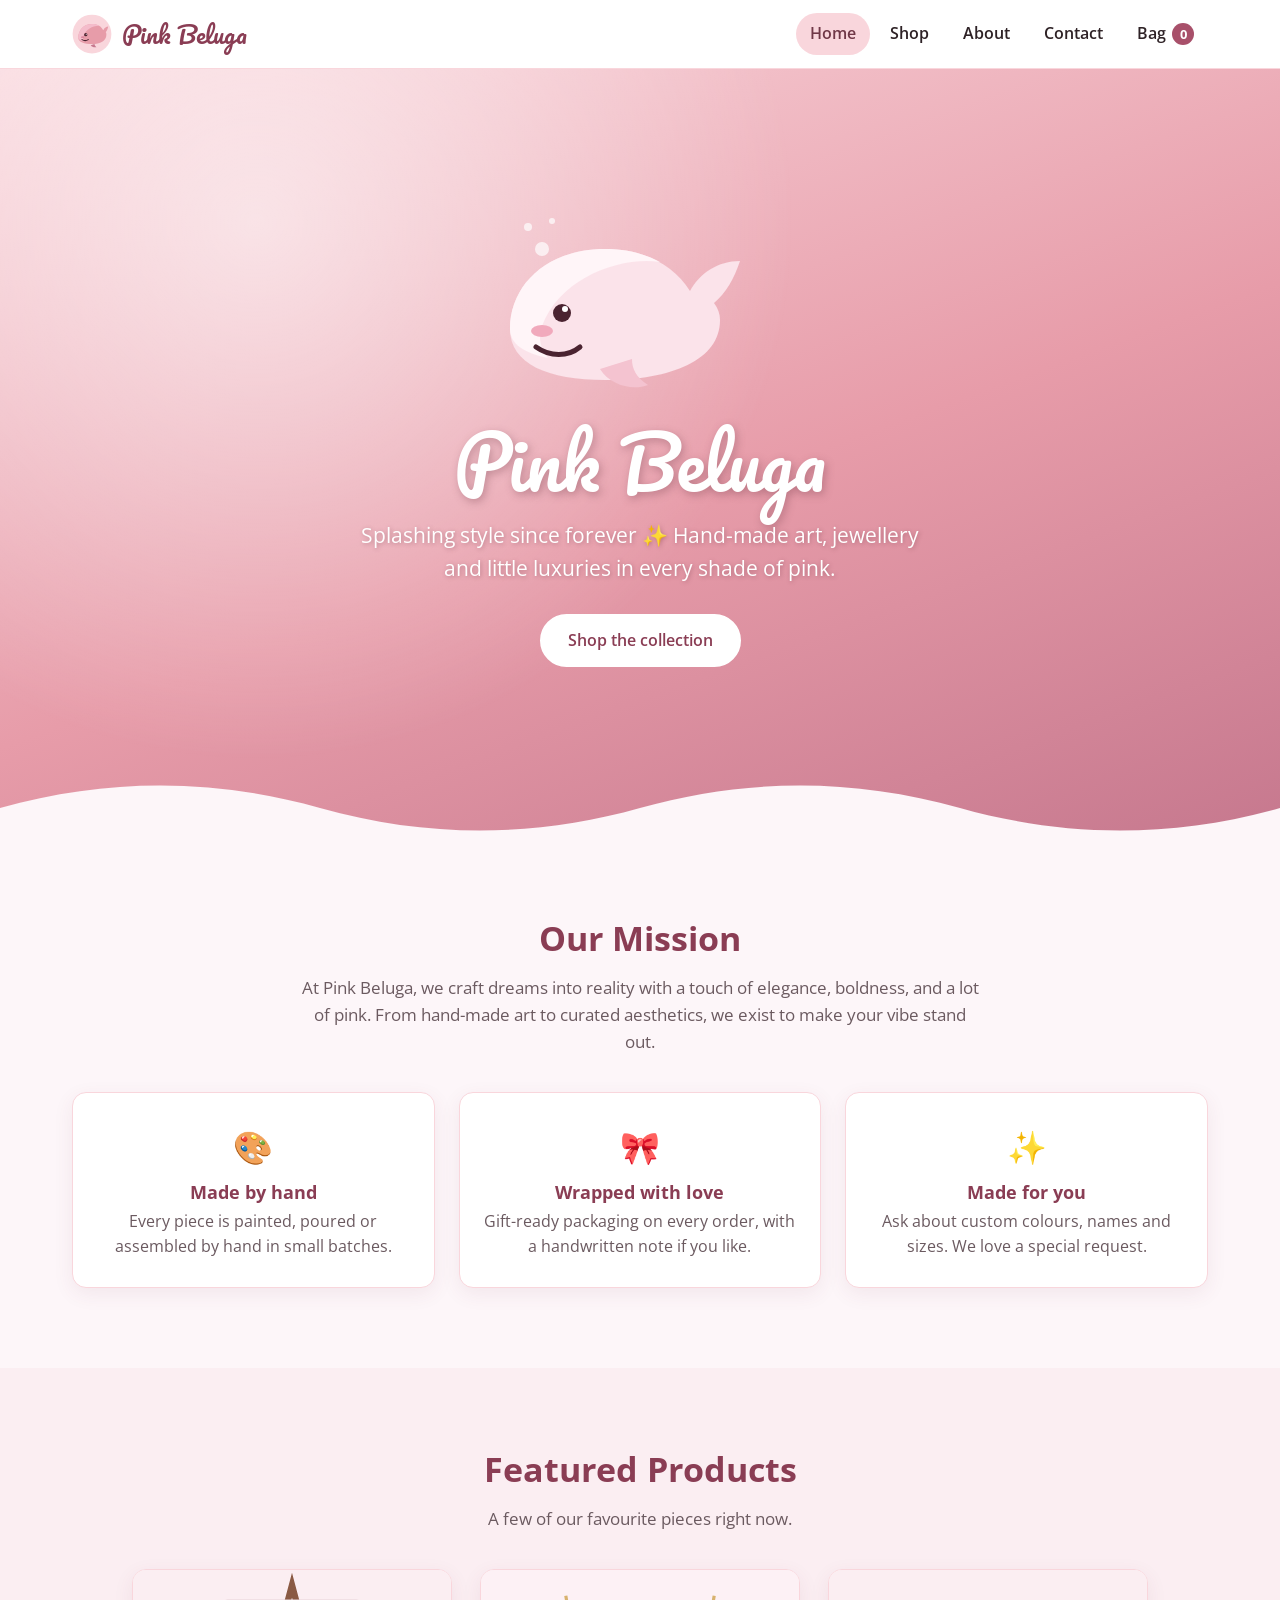
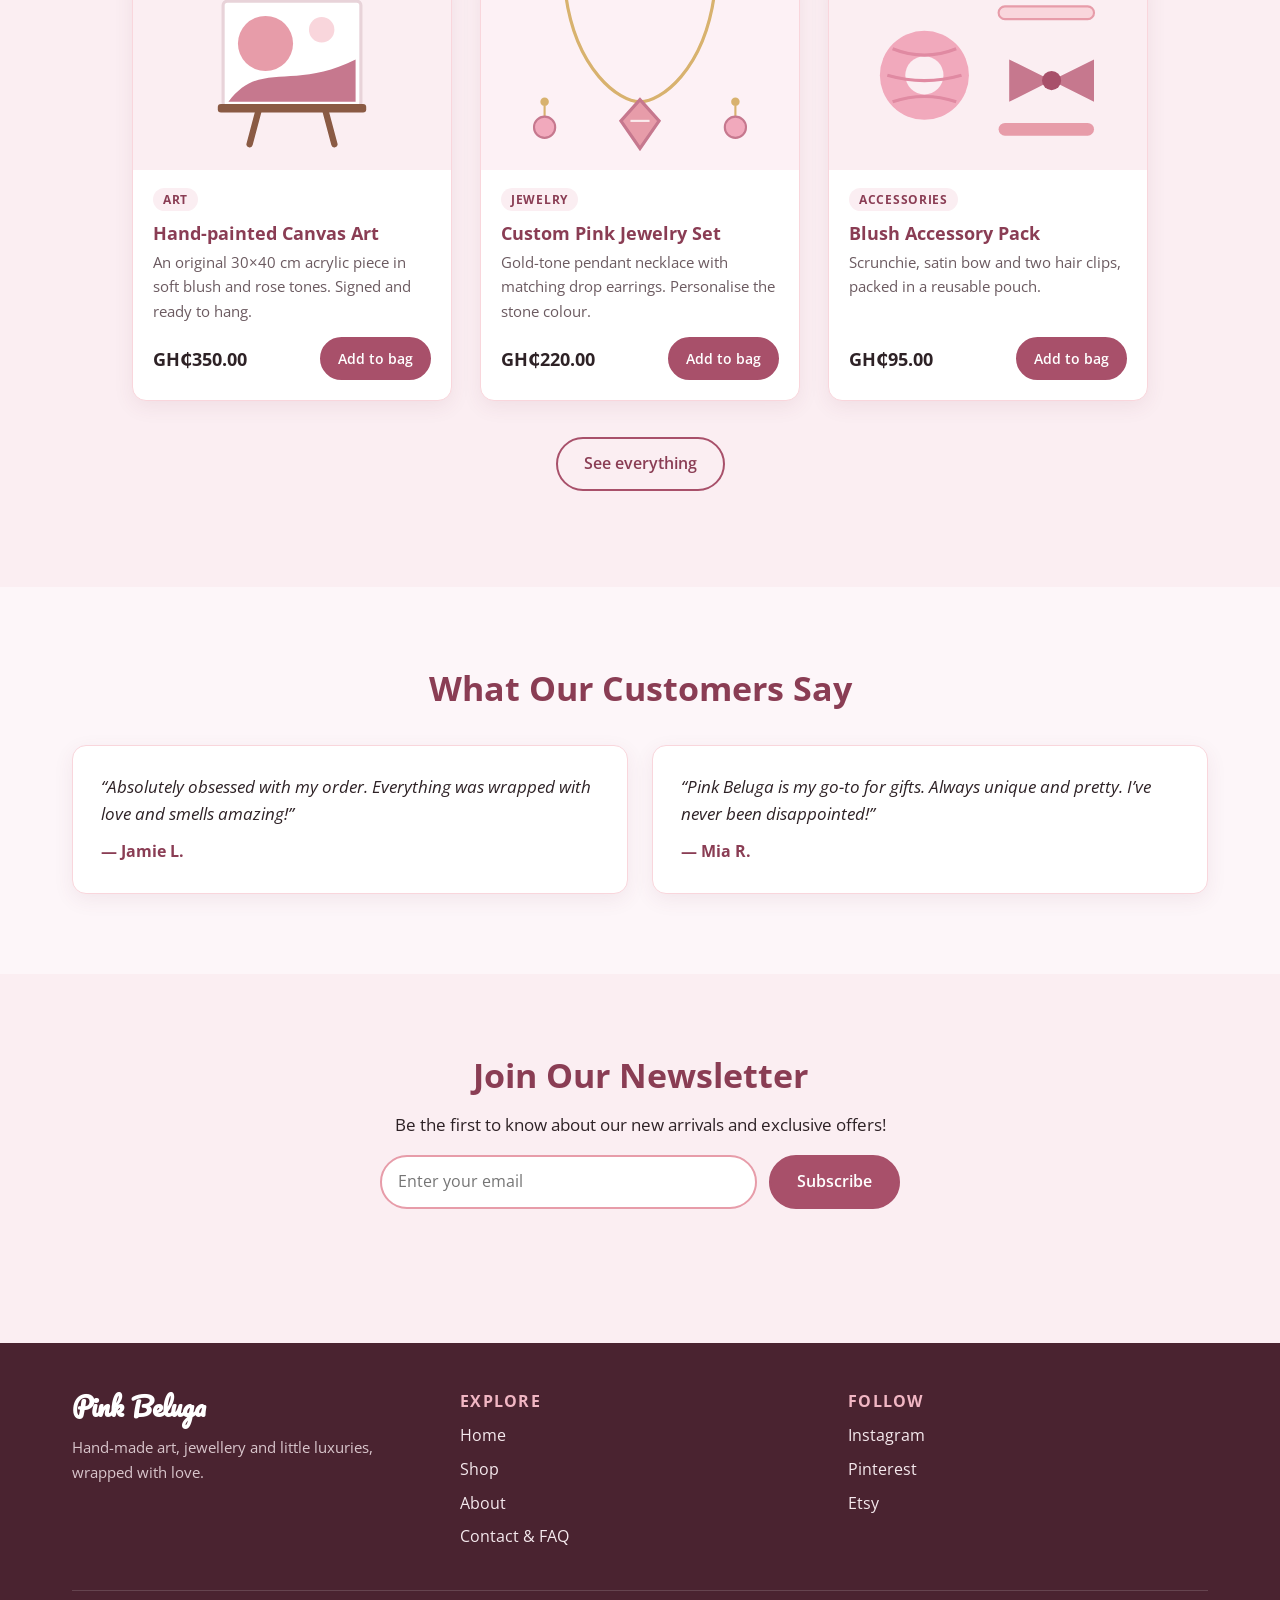
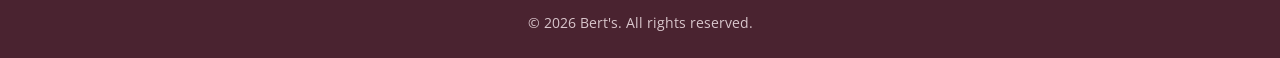
<file: index.html>
<!DOCTYPE html>
<html lang="en">
<head>
  <meta charset="UTF-8" />
  <meta name="viewport" content="width=device-width, initial-scale=1" />
  <title>Pink Beluga</title>
  <meta name="description" content="Pink Beluga crafts hand-made art, custom jewellery and blush accessories with a touch of elegance, boldness and a lot of pink." />
  <meta name="theme-color" content="#e79ca9" />
  <link rel="canonical" href="https://bertqrt.github.io/Pink-Beluga/" />

  <meta property="og:type" content="website" />
  <meta property="og:site_name" content="Pink Beluga" />
  <meta property="og:title" content="Pink Beluga" />
  <meta property="og:description" content="Pink Beluga crafts hand-made art, custom jewellery and blush accessories with a touch of elegance, boldness and a lot of pink." />
  <meta property="og:url" content="https://bertqrt.github.io/Pink-Beluga/" />
  <meta property="og:image" content="https://bertqrt.github.io/Pink-Beluga/assets/img/og-image.png" />
  <meta name="twitter:card" content="summary_large_image" />

  <link rel="icon" href="assets/img/favicon.svg" type="image/svg+xml" />
  <link rel="apple-touch-icon" href="assets/img/apple-touch-icon.png" />
  <link rel="manifest" href="site.webmanifest" />

  <link rel="preconnect" href="https://fonts.googleapis.com" />
  <link rel="preconnect" href="https://fonts.gstatic.com" crossorigin />
  <link href="https://fonts.googleapis.com/css2?family=Pacifico&family=Open+Sans:wght@400;600;700&display=swap" rel="stylesheet" />
  <link rel="stylesheet" href="assets/css/styles.css" />
</head>
<body>
  <a class="skip-link" href="#main">Skip to content</a>

  <header class="site-header">
    <div class="container">
      <a class="brand" href="index.html">
        <img src="assets/img/logo.svg" alt="" width="40" height="40" />
        <span>Pink Beluga</span>
      </a>
      <button class="nav-toggle" type="button" aria-controls="nav-links" aria-expanded="false">Menu</button>
      <ul class="nav-links" id="nav-links">
        <li><a href="index.html" aria-current="page">Home</a></li>
        <li><a href="shop.html">Shop</a></li>
        <li><a href="about.html">About</a></li>
        <li><a href="contact.html">Contact</a></li>
        <li><a href="shop.html" class="bag-link" data-open-bag>Bag <span class="bag-count">0</span></a></li>
      </ul>
    </div>
  </header>

  <main id="main">
    <section class="hero">
      <img class="hero-beluga" src="assets/img/beluga-hero.svg" alt="" width="320" height="200" />
      <h1>Pink Beluga</h1>
      <p>Splashing style since forever ✨ Hand-made art, jewellery and little luxuries in every shade of pink.</p>
      <a href="shop.html" class="button button-light">Shop the collection</a>
      <svg class="waves" viewBox="0 0 1440 70" preserveAspectRatio="none" aria-hidden="true" focusable="false">
      <path fill="currentColor" d="M0 40c120-30 240-30 360 0s240 30 360 0 240-30 360 0 240 30 360 0v30H0z" />
    </svg>
    </section>

    <section class="section" aria-labelledby="mission-title">
      <div class="container">
        <div class="section-head">
          <h2 id="mission-title">Our Mission</h2>
          <p>
            At Pink Beluga, we craft dreams into reality with a touch of elegance, boldness, and a lot of pink.
            From hand-made art to curated aesthetics, we exist to make your vibe stand out.
          </p>
        </div>
        <div class="features">
          <div class="feature">
            <div class="icon" aria-hidden="true">🎨</div>
            <h3>Made by hand</h3>
            <p>Every piece is painted, poured or assembled by hand in small batches.</p>
          </div>
          <div class="feature">
            <div class="icon" aria-hidden="true">🎀</div>
            <h3>Wrapped with love</h3>
            <p>Gift-ready packaging on every order, with a handwritten note if you like.</p>
          </div>
          <div class="feature">
            <div class="icon" aria-hidden="true">✨</div>
            <h3>Made for you</h3>
            <p>Ask about custom colours, names and sizes. We love a special request.</p>
          </div>
        </div>
      </div>
    </section>

    <section class="section section-alt" aria-labelledby="featured-title">
      <div class="container">
        <div class="section-head">
          <h2 id="featured-title">Featured Products</h2>
          <p>A few of our favourite pieces right now.</p>
        </div>
        <div class="products" data-products="featured"></div>
        <noscript><p class="center">Turn on JavaScript to browse products, or <a href="contact.html">contact us</a> to order.</p></noscript>
        <p class="center" style="margin-top: 36px"><a href="shop.html" class="button button-outline">See everything</a></p>
      </div>
    </section>

    <section class="section" aria-labelledby="reviews-title">
      <div class="container">
        <div class="section-head">
          <h2 id="reviews-title">What Our Customers Say</h2>
        </div>
        <div class="testimonials">
          <figure class="testimonial">
            <blockquote>“Absolutely obsessed with my order. Everything was wrapped with love and smells amazing!”</blockquote>
            <figcaption>— Jamie L.</figcaption>
          </figure>
          <figure class="testimonial">
            <blockquote>“Pink Beluga is my go-to for gifts. Always unique and pretty. I’ve never been disappointed!”</blockquote>
            <figcaption>— Mia R.</figcaption>
          </figure>
        </div>
      </div>
    </section>

    <section class="section section-alt" aria-labelledby="newsletter-title">
      <div class="container center">
        <h2 id="newsletter-title">Join Our Newsletter</h2>
        <p>Be the first to know about our new arrivals and exclusive offers!</p>
        <form class="newsletter-form" data-form="newsletter" novalidate>
          <label for="newsletter-email" class="visually-hidden">Email address</label>
          <input id="newsletter-email" type="email" name="email" placeholder="Enter your email" autocomplete="email" required />
          <input type="text" name="_gotcha" tabindex="-1" autocomplete="off" class="visually-hidden" aria-hidden="true" />
          <button type="submit" class="button">Subscribe</button>
          <p class="form-status" role="status" aria-live="polite"></p>
        </form>
      </div>
    </section>
  </main>

  <footer class="site-footer">
    <div class="container">
      <div class="footer-grid">
        <div>
          <h2 class="footer-brand">Pink Beluga</h2>
          <p>Hand-made art, jewellery and little luxuries, wrapped with love.</p>
        </div>
        <nav aria-label="Footer">
          <h2>Explore</h2>
          <ul>
            <li><a href="index.html">Home</a></li>
            <li><a href="shop.html">Shop</a></li>
            <li><a href="about.html">About</a></li>
            <li><a href="contact.html">Contact &amp; FAQ</a></li>
          </ul>
        </nav>
        <div>
          <h2>Follow</h2>
          <ul>
            <li><a data-social="instagram" href="https://www.instagram.com" target="_blank" rel="noopener">Instagram</a></li>
            <li><a data-social="pinterest" href="https://www.pinterest.com" target="_blank" rel="noopener">Pinterest</a></li>
            <li><a data-social="etsy" href="https://www.etsy.com" target="_blank" rel="noopener">Etsy</a></li>
          </ul>
        </div>
      </div>
      <div class="footer-bottom">
        <p>&copy; <span data-year>2026</span> Bert's. All rights reserved.</p>
      </div>
    </div>
  </footer>

  <script src="assets/js/config.js"></script>
  <script src="assets/js/products.js"></script>
  <script src="assets/js/main.js"></script>
</body>
</html>
</file>
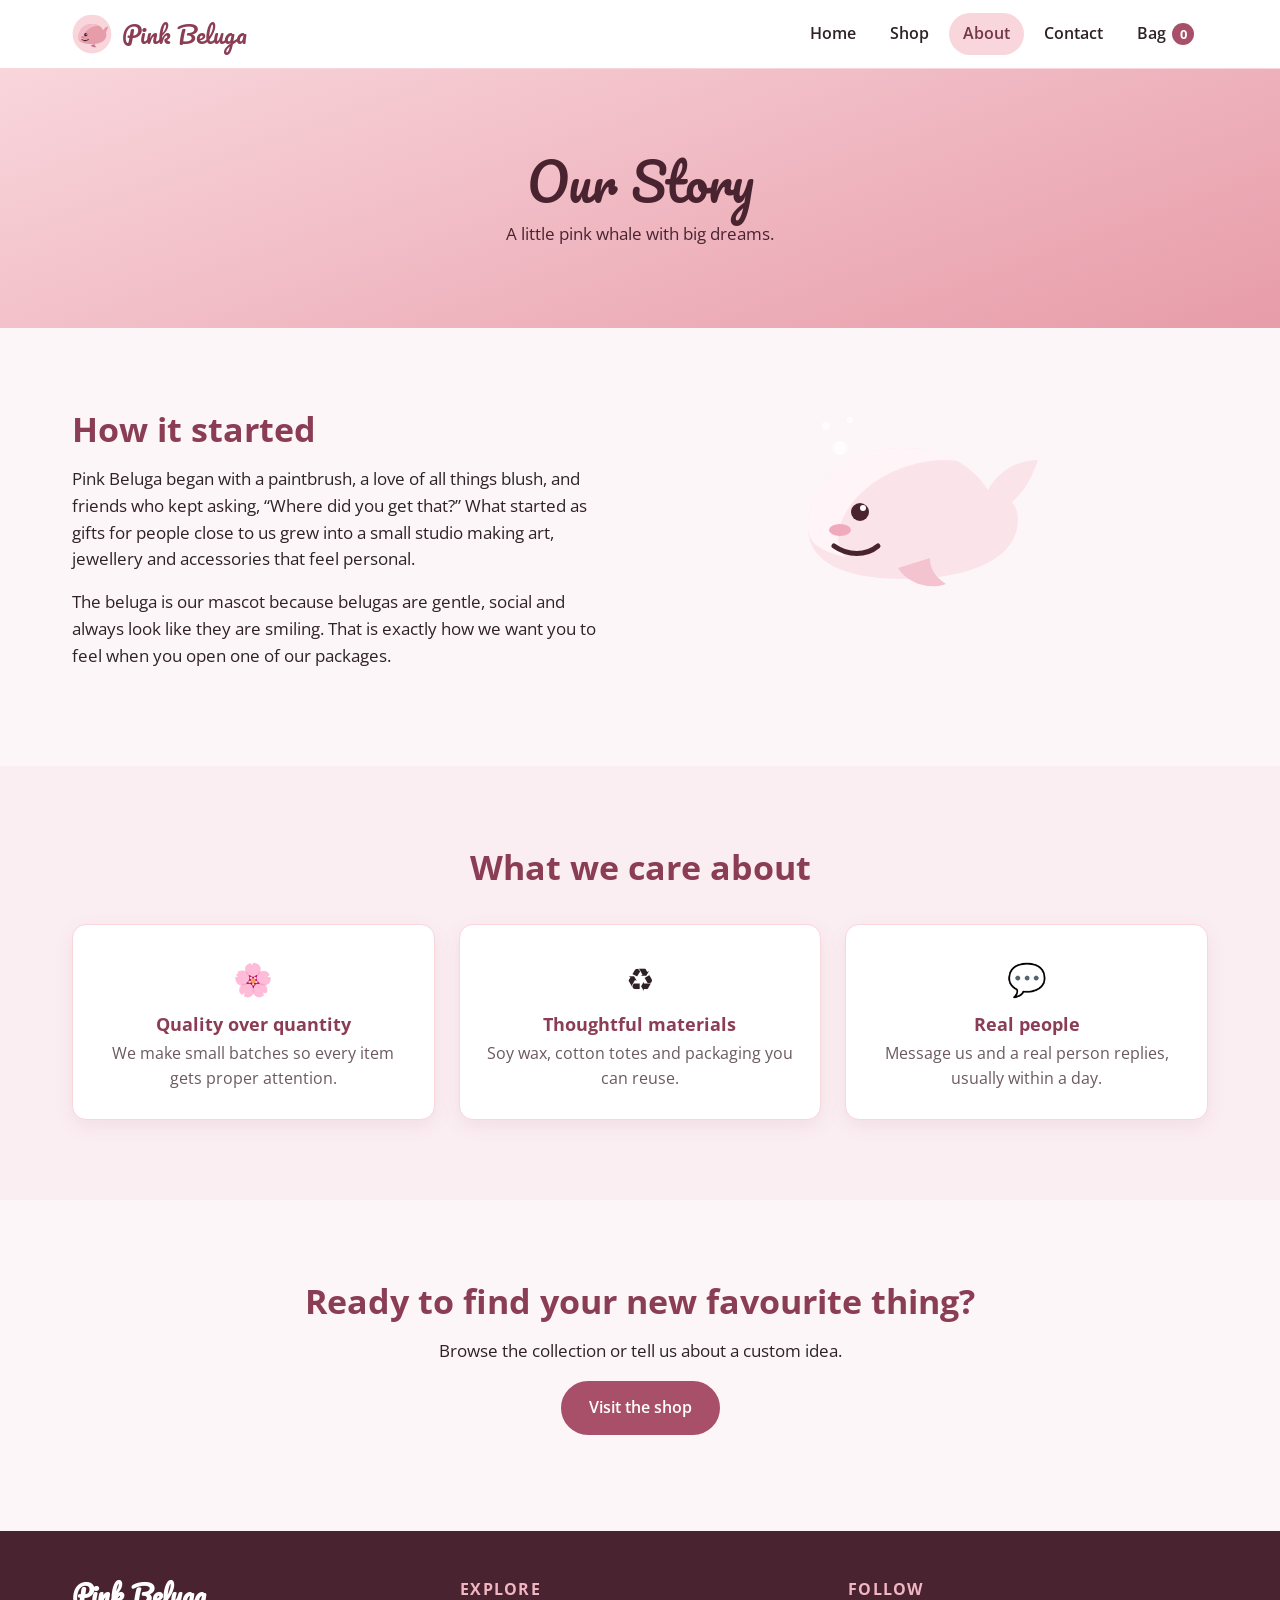
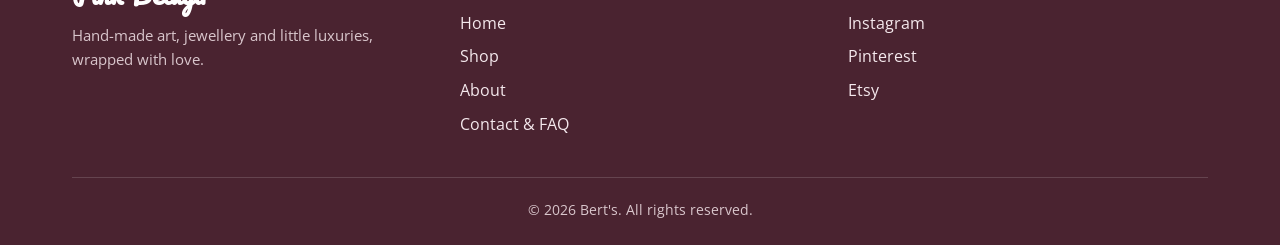
<file: about.html>
<!DOCTYPE html>
<html lang="en">
<head>
  <meta charset="UTF-8" />
  <meta name="viewport" content="width=device-width, initial-scale=1" />
  <title>About | Pink Beluga</title>
  <meta name="description" content="The story behind Pink Beluga: small-batch, hand-made pieces created with elegance, boldness and a lot of pink." />
  <meta name="theme-color" content="#e79ca9" />
  <link rel="canonical" href="https://bertqrt.github.io/Pink-Beluga/about.html" />

  <meta property="og:type" content="website" />
  <meta property="og:site_name" content="Pink Beluga" />
  <meta property="og:title" content="About | Pink Beluga" />
  <meta property="og:description" content="The story behind Pink Beluga: small-batch, hand-made pieces created with elegance, boldness and a lot of pink." />
  <meta property="og:url" content="https://bertqrt.github.io/Pink-Beluga/about.html" />
  <meta property="og:image" content="https://bertqrt.github.io/Pink-Beluga/assets/img/og-image.png" />
  <meta name="twitter:card" content="summary_large_image" />

  <link rel="icon" href="assets/img/favicon.svg" type="image/svg+xml" />
  <link rel="apple-touch-icon" href="assets/img/apple-touch-icon.png" />
  <link rel="manifest" href="site.webmanifest" />

  <link rel="preconnect" href="https://fonts.googleapis.com" />
  <link rel="preconnect" href="https://fonts.gstatic.com" crossorigin />
  <link href="https://fonts.googleapis.com/css2?family=Pacifico&family=Open+Sans:wght@400;600;700&display=swap" rel="stylesheet" />
  <link rel="stylesheet" href="assets/css/styles.css" />
</head>
<body>
  <a class="skip-link" href="#main">Skip to content</a>

  <header class="site-header">
    <div class="container">
      <a class="brand" href="index.html">
        <img src="assets/img/logo.svg" alt="" width="40" height="40" />
        <span>Pink Beluga</span>
      </a>
      <button class="nav-toggle" type="button" aria-controls="nav-links" aria-expanded="false">Menu</button>
      <ul class="nav-links" id="nav-links">
        <li><a href="index.html">Home</a></li>
        <li><a href="shop.html">Shop</a></li>
        <li><a href="about.html" aria-current="page">About</a></li>
        <li><a href="contact.html">Contact</a></li>
        <li><a href="shop.html" class="bag-link" data-open-bag>Bag <span class="bag-count">0</span></a></li>
      </ul>
    </div>
  </header>

  <main id="main">
    <section class="page-hero">
      <h1>Our Story</h1>
      <p>A little pink whale with big dreams.</p>
    </section>

    <section class="section">
      <div class="container split">
        <div>
          <h2>How it started</h2>
          <p>
            Pink Beluga began with a paintbrush, a love of all things blush, and friends who kept asking,
            “Where did you get that?” What started as gifts for people close to us grew into a small studio making
            art, jewellery and accessories that feel personal.
          </p>
          <p>
            The beluga is our mascot because belugas are gentle, social and always look like they are smiling.
            That is exactly how we want you to feel when you open one of our packages.
          </p>
        </div>
        <img src="assets/img/beluga-hero.svg" alt="The Pink Beluga mascot, a smiling pink whale" width="320" height="200" style="margin: 0 auto" />
      </div>
    </section>

    <section class="section section-alt" aria-labelledby="values-title">
      <div class="container">
        <div class="section-head">
          <h2 id="values-title">What we care about</h2>
        </div>
        <div class="features">
          <div class="feature">
            <div class="icon" aria-hidden="true">🌸</div>
            <h3>Quality over quantity</h3>
            <p>We make small batches so every item gets proper attention.</p>
          </div>
          <div class="feature">
            <div class="icon" aria-hidden="true">♻️</div>
            <h3>Thoughtful materials</h3>
            <p>Soy wax, cotton totes and packaging you can reuse.</p>
          </div>
          <div class="feature">
            <div class="icon" aria-hidden="true">💬</div>
            <h3>Real people</h3>
            <p>Message us and a real person replies, usually within a day.</p>
          </div>
        </div>
      </div>
    </section>

    <section class="section">
      <div class="container center">
        <h2>Ready to find your new favourite thing?</h2>
        <p>Browse the collection or tell us about a custom idea.</p>
        <p><a href="shop.html" class="button">Visit the shop</a></p>
      </div>
    </section>
  </main>

  <footer class="site-footer">
    <div class="container">
      <div class="footer-grid">
        <div>
          <h2 class="footer-brand">Pink Beluga</h2>
          <p>Hand-made art, jewellery and little luxuries, wrapped with love.</p>
        </div>
        <nav aria-label="Footer">
          <h2>Explore</h2>
          <ul>
            <li><a href="index.html">Home</a></li>
            <li><a href="shop.html">Shop</a></li>
            <li><a href="about.html">About</a></li>
            <li><a href="contact.html">Contact &amp; FAQ</a></li>
          </ul>
        </nav>
        <div>
          <h2>Follow</h2>
          <ul>
            <li><a data-social="instagram" href="https://www.instagram.com" target="_blank" rel="noopener">Instagram</a></li>
            <li><a data-social="pinterest" href="https://www.pinterest.com" target="_blank" rel="noopener">Pinterest</a></li>
            <li><a data-social="etsy" href="https://www.etsy.com" target="_blank" rel="noopener">Etsy</a></li>
          </ul>
        </div>
      </div>
      <div class="footer-bottom">
        <p>&copy; <span data-year>2026</span> Bert's. All rights reserved.</p>
      </div>
    </div>
  </footer>

  <script src="assets/js/config.js"></script>
  <script src="assets/js/products.js"></script>
  <script src="assets/js/main.js"></script>
</body>
</html>
</file>
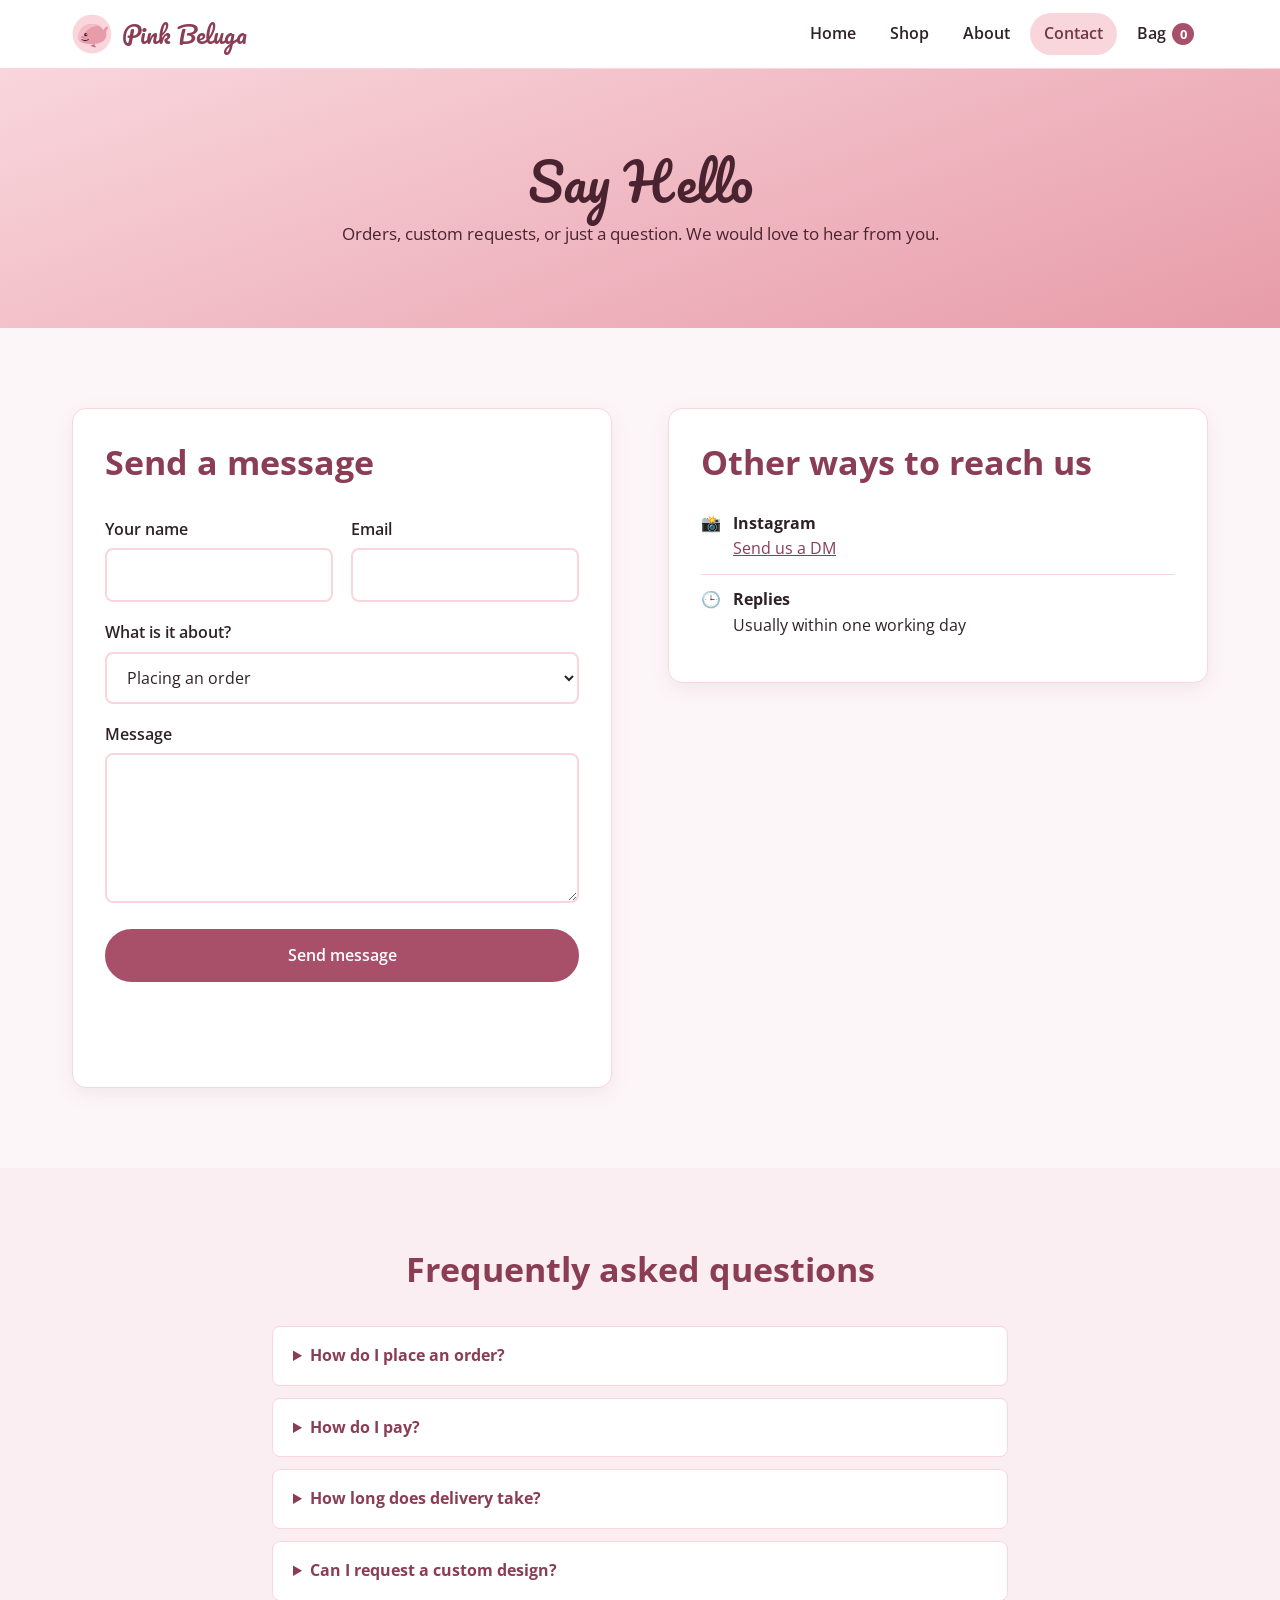
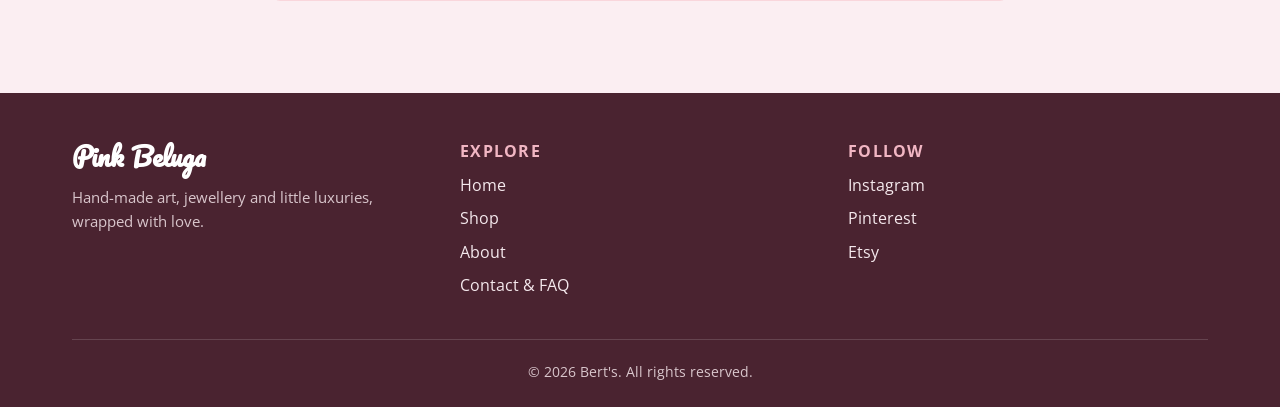
<file: contact.html>
<!DOCTYPE html>
<html lang="en">
<head>
  <meta charset="UTF-8" />
  <meta name="viewport" content="width=device-width, initial-scale=1" />
  <title>Contact | Pink Beluga</title>
  <meta name="description" content="Contact Pink Beluga for orders, custom requests, delivery questions or just to say hello." />
  <meta name="theme-color" content="#e79ca9" />
  <link rel="canonical" href="https://bertqrt.github.io/Pink-Beluga/contact.html" />

  <meta property="og:type" content="website" />
  <meta property="og:site_name" content="Pink Beluga" />
  <meta property="og:title" content="Contact | Pink Beluga" />
  <meta property="og:description" content="Contact Pink Beluga for orders, custom requests, delivery questions or just to say hello." />
  <meta property="og:url" content="https://bertqrt.github.io/Pink-Beluga/contact.html" />
  <meta property="og:image" content="https://bertqrt.github.io/Pink-Beluga/assets/img/og-image.png" />
  <meta name="twitter:card" content="summary_large_image" />

  <link rel="icon" href="assets/img/favicon.svg" type="image/svg+xml" />
  <link rel="apple-touch-icon" href="assets/img/apple-touch-icon.png" />
  <link rel="manifest" href="site.webmanifest" />

  <link rel="preconnect" href="https://fonts.googleapis.com" />
  <link rel="preconnect" href="https://fonts.gstatic.com" crossorigin />
  <link href="https://fonts.googleapis.com/css2?family=Pacifico&family=Open+Sans:wght@400;600;700&display=swap" rel="stylesheet" />
  <link rel="stylesheet" href="assets/css/styles.css" />
</head>
<body>
  <a class="skip-link" href="#main">Skip to content</a>

  <header class="site-header">
    <div class="container">
      <a class="brand" href="index.html">
        <img src="assets/img/logo.svg" alt="" width="40" height="40" />
        <span>Pink Beluga</span>
      </a>
      <button class="nav-toggle" type="button" aria-controls="nav-links" aria-expanded="false">Menu</button>
      <ul class="nav-links" id="nav-links">
        <li><a href="index.html">Home</a></li>
        <li><a href="shop.html">Shop</a></li>
        <li><a href="about.html">About</a></li>
        <li><a href="contact.html" aria-current="page">Contact</a></li>
        <li><a href="shop.html" class="bag-link" data-open-bag>Bag <span class="bag-count">0</span></a></li>
      </ul>
    </div>
  </header>

  <main id="main">
    <section class="page-hero">
      <h1>Say Hello</h1>
      <p>Orders, custom requests, or just a question. We would love to hear from you.</p>
    </section>

    <section class="section">
      <div class="container split">
        <form class="card form-grid" data-form="contact" novalidate aria-labelledby="form-title">
          <h2 id="form-title">Send a message</h2>
          <div class="form-row">
            <div>
              <label for="name">Your name</label>
              <input id="name" name="name" type="text" autocomplete="name" required />
            </div>
            <div>
              <label for="email">Email</label>
              <input id="email" name="email" type="email" autocomplete="email" required />
            </div>
          </div>
          <div>
            <label for="subject">What is it about?</label>
            <select id="subject" name="subject">
              <option>Placing an order</option>
              <option>Custom request</option>
              <option>Delivery question</option>
              <option>Something else</option>
            </select>
          </div>
          <div>
            <label for="message">Message</label>
            <textarea id="message" name="message" required></textarea>
          </div>
          <input type="text" name="_gotcha" tabindex="-1" autocomplete="off" class="visually-hidden" aria-hidden="true" />
          <button type="submit" class="button">Send message</button>
          <p class="form-status" role="status" aria-live="polite"></p>
        </form>

        <div>
          <div class="card">
            <h2>Other ways to reach us</h2>
            <ul class="info-list">
              <li data-optional><span aria-hidden="true">✉️</span><div><strong>Email</strong><a data-email href="#"></a></div></li>
              <li data-optional><span aria-hidden="true">💬</span><div><strong>WhatsApp</strong><a data-whatsapp href="#" target="_blank" rel="noopener"></a></div></li>
              <li><span aria-hidden="true">📸</span><div><strong>Instagram</strong><a data-social="instagram" href="https://www.instagram.com" target="_blank" rel="noopener">Send us a DM</a></div></li>
              <li><span aria-hidden="true">🕒</span><div><strong>Replies</strong>Usually within one working day</div></li>
            </ul>
          </div>
        </div>
      </div>
    </section>

    <section class="section section-alt" aria-labelledby="faq-title">
      <div class="container" style="max-width: 800px">
        <div class="section-head">
          <h2 id="faq-title">Frequently asked questions</h2>
        </div>
        <div class="faq">
          <details>
            <summary>How do I place an order?</summary>
            <p>Add items to your bag on the Shop page, then press the order button in the bag. Your order is sent to us and we reply to confirm the total, delivery and payment.</p>
          </details>
          <details>
            <summary>How do I pay?</summary>
            <p>Once we confirm your order we share payment options with you, such as mobile money or bank transfer. We never ask for card details on this website.</p>
          </details>
          <details>
            <summary>How long does delivery take?</summary>
            <p>Ready-made items usually ship within 2–4 days. Custom pieces take 1–2 weeks depending on the design. We will give you a date when we confirm.</p>
          </details>
          <details>
            <summary>Can I request a custom design?</summary>
            <p>Yes, please! Pick “Custom request” in the form above and describe your idea, colours and budget.</p>
          </details>
        </div>
      </div>
    </section>
  </main>

  <footer class="site-footer">
    <div class="container">
      <div class="footer-grid">
        <div>
          <h2 class="footer-brand">Pink Beluga</h2>
          <p>Hand-made art, jewellery and little luxuries, wrapped with love.</p>
        </div>
        <nav aria-label="Footer">
          <h2>Explore</h2>
          <ul>
            <li><a href="index.html">Home</a></li>
            <li><a href="shop.html">Shop</a></li>
            <li><a href="about.html">About</a></li>
            <li><a href="contact.html">Contact &amp; FAQ</a></li>
          </ul>
        </nav>
        <div>
          <h2>Follow</h2>
          <ul>
            <li><a data-social="instagram" href="https://www.instagram.com" target="_blank" rel="noopener">Instagram</a></li>
            <li><a data-social="pinterest" href="https://www.pinterest.com" target="_blank" rel="noopener">Pinterest</a></li>
            <li><a data-social="etsy" href="https://www.etsy.com" target="_blank" rel="noopener">Etsy</a></li>
          </ul>
        </div>
      </div>
      <div class="footer-bottom">
        <p>&copy; <span data-year>2026</span> Bert's. All rights reserved.</p>
      </div>
    </div>
  </footer>

  <script src="assets/js/config.js"></script>
  <script src="assets/js/products.js"></script>
  <script src="assets/js/main.js"></script>
</body>
</html>
</file>
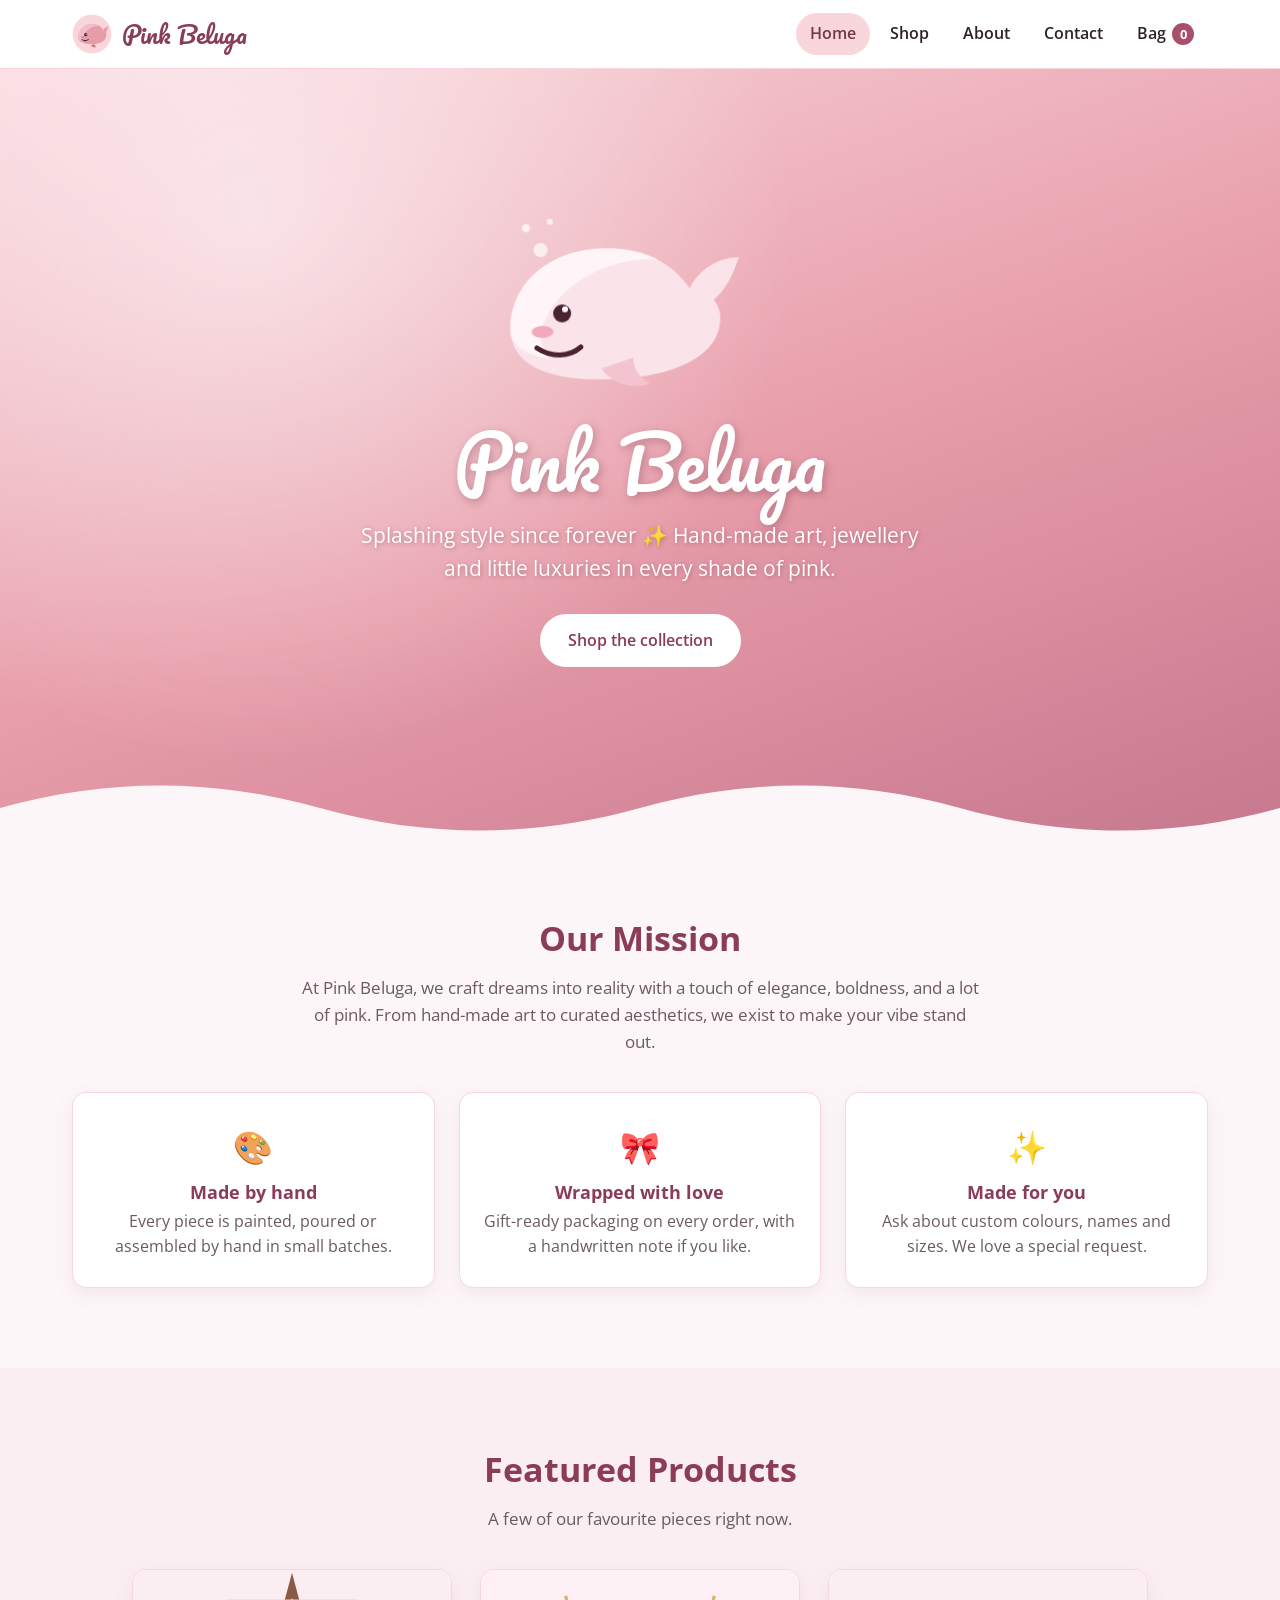
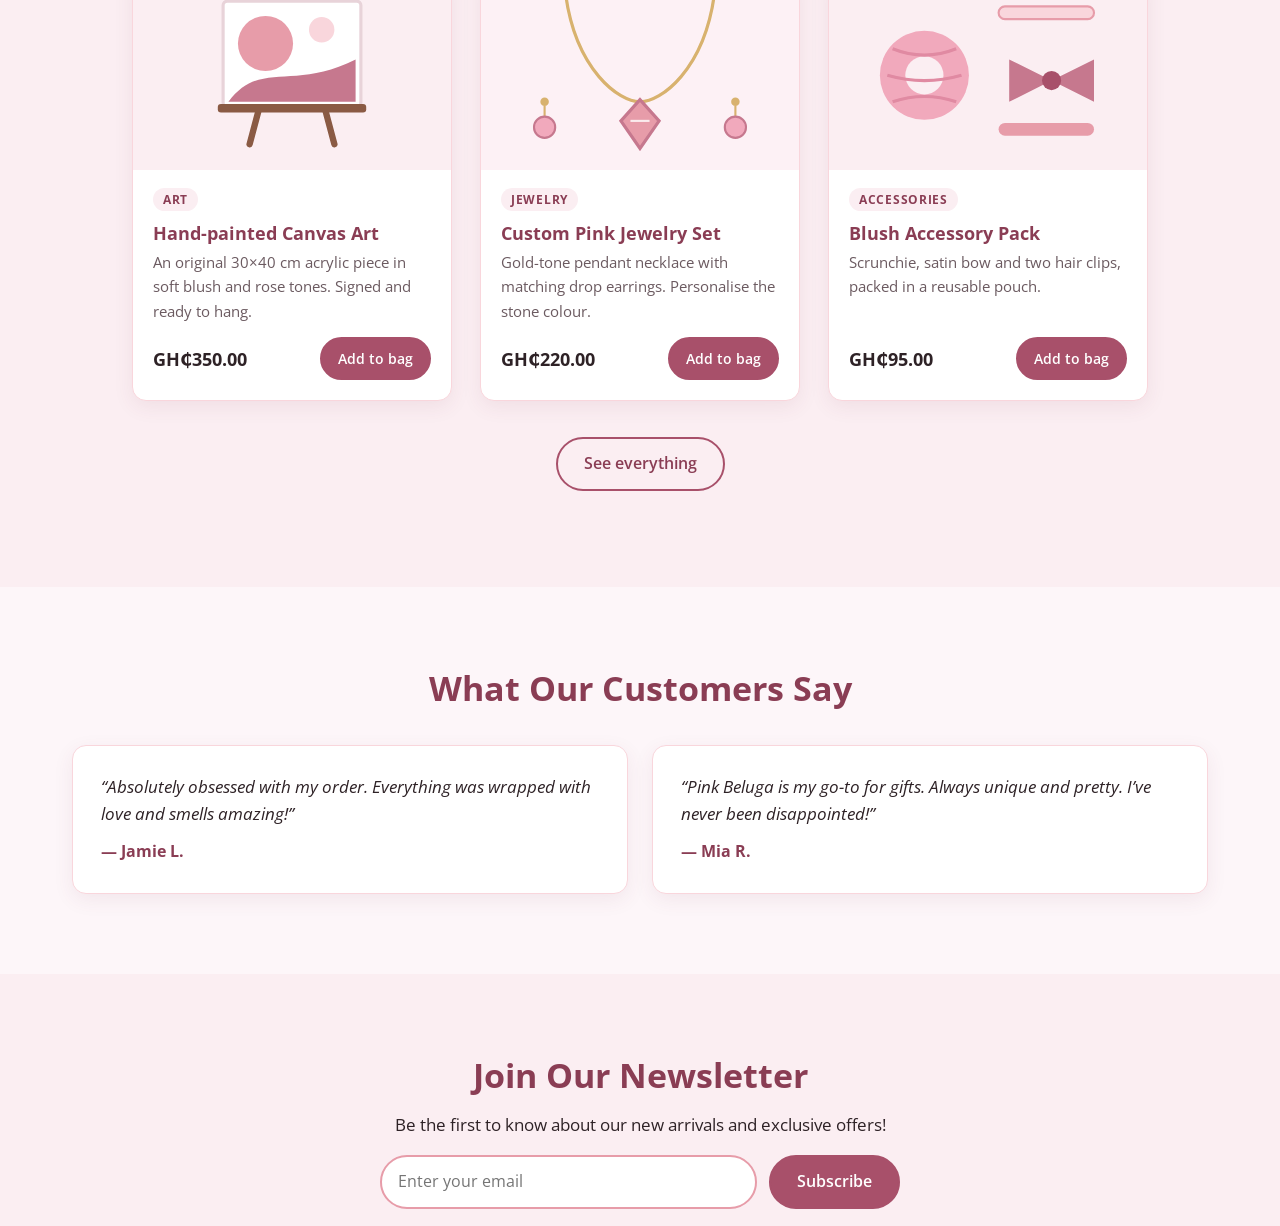
<file: Pink Beluga.html>
<!DOCTYPE html>
<html lang="en">
<head>
  <meta charset="UTF-8" />
  <title>Pink Beluga</title>
  <!-- The site moved to index.html. This keeps old links working. -->
  <meta http-equiv="refresh" content="0; url=index.html" />
  <link rel="canonical" href="index.html" />
</head>
<body>
  <p>Pink Beluga has moved. <a href="index.html">Continue to the website</a>.</p>
</body>
</html>
</file>
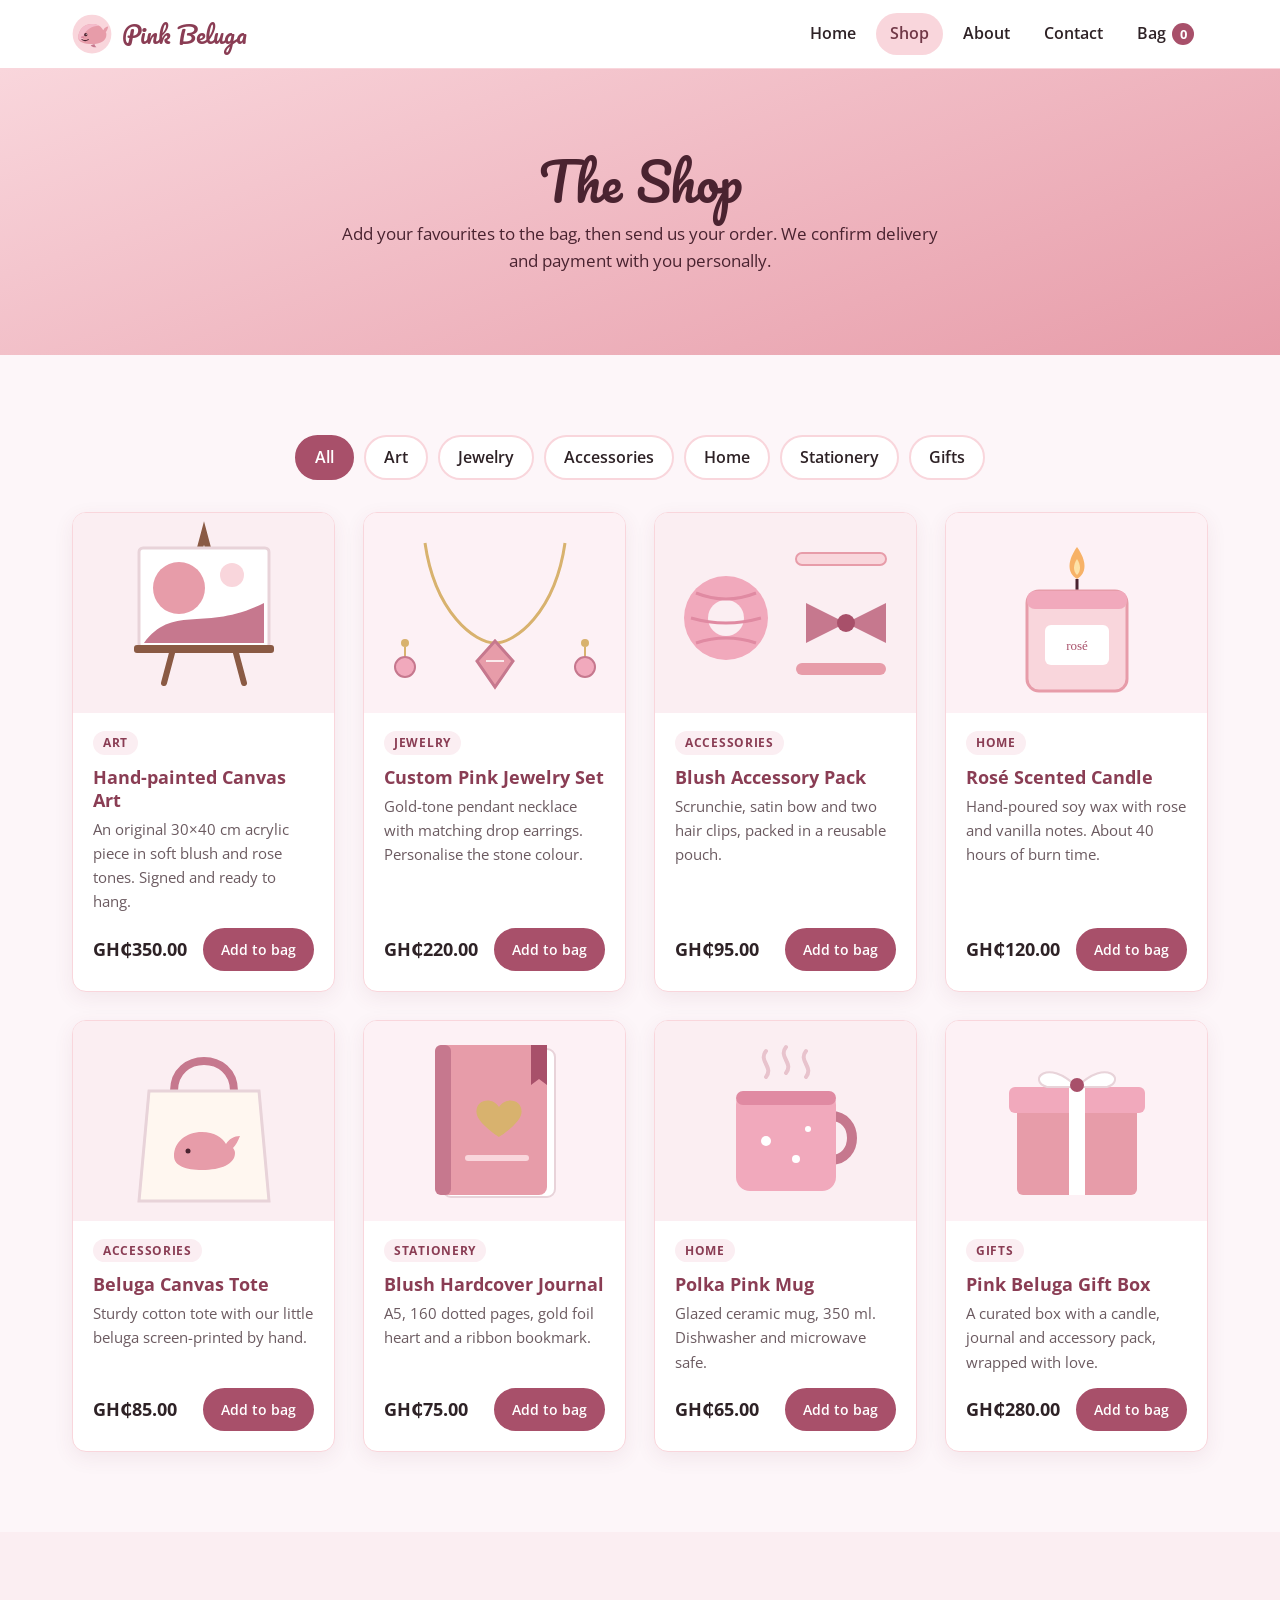
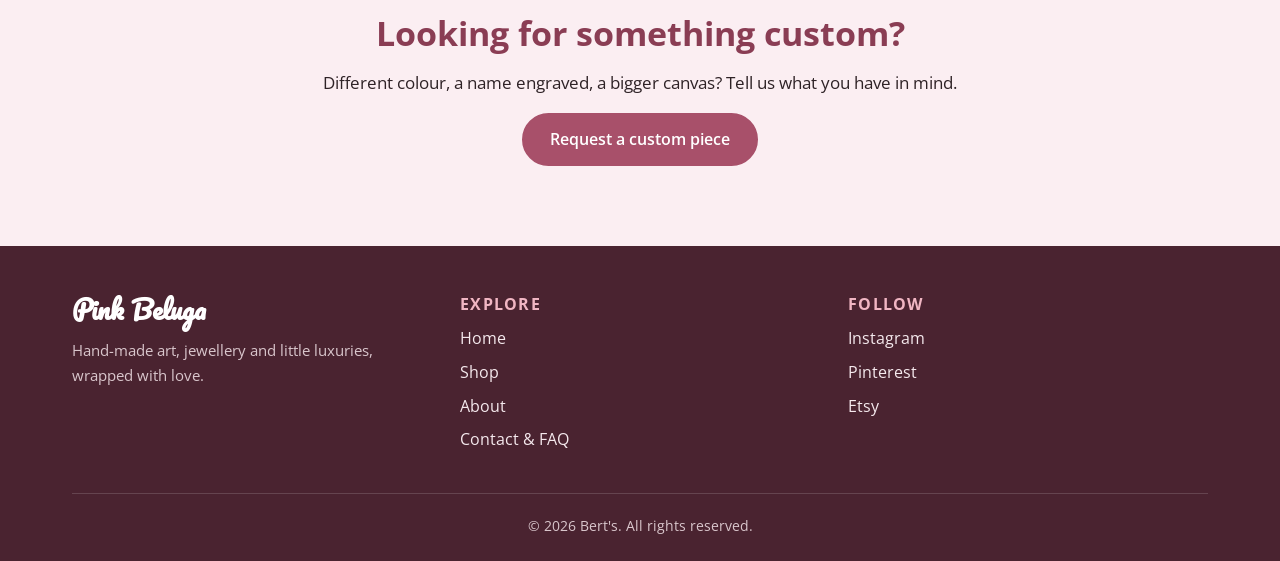
<file: shop.html>
<!DOCTYPE html>
<html lang="en">
<head>
  <meta charset="UTF-8" />
  <meta name="viewport" content="width=device-width, initial-scale=1" />
  <title>Shop | Pink Beluga</title>
  <meta name="description" content="Shop hand-painted canvas art, custom pink jewellery, candles, accessories and gift boxes from Pink Beluga." />
  <meta name="theme-color" content="#e79ca9" />
  <link rel="canonical" href="https://bertqrt.github.io/Pink-Beluga/shop.html" />

  <meta property="og:type" content="website" />
  <meta property="og:site_name" content="Pink Beluga" />
  <meta property="og:title" content="Shop | Pink Beluga" />
  <meta property="og:description" content="Shop hand-painted canvas art, custom pink jewellery, candles, accessories and gift boxes from Pink Beluga." />
  <meta property="og:url" content="https://bertqrt.github.io/Pink-Beluga/shop.html" />
  <meta property="og:image" content="https://bertqrt.github.io/Pink-Beluga/assets/img/og-image.png" />
  <meta name="twitter:card" content="summary_large_image" />

  <link rel="icon" href="assets/img/favicon.svg" type="image/svg+xml" />
  <link rel="apple-touch-icon" href="assets/img/apple-touch-icon.png" />
  <link rel="manifest" href="site.webmanifest" />

  <link rel="preconnect" href="https://fonts.googleapis.com" />
  <link rel="preconnect" href="https://fonts.gstatic.com" crossorigin />
  <link href="https://fonts.googleapis.com/css2?family=Pacifico&family=Open+Sans:wght@400;600;700&display=swap" rel="stylesheet" />
  <link rel="stylesheet" href="assets/css/styles.css" />
</head>
<body>
  <a class="skip-link" href="#main">Skip to content</a>

  <header class="site-header">
    <div class="container">
      <a class="brand" href="index.html">
        <img src="assets/img/logo.svg" alt="" width="40" height="40" />
        <span>Pink Beluga</span>
      </a>
      <button class="nav-toggle" type="button" aria-controls="nav-links" aria-expanded="false">Menu</button>
      <ul class="nav-links" id="nav-links">
        <li><a href="index.html">Home</a></li>
        <li><a href="shop.html" aria-current="page">Shop</a></li>
        <li><a href="about.html">About</a></li>
        <li><a href="contact.html">Contact</a></li>
        <li><a href="shop.html" class="bag-link" data-open-bag>Bag <span class="bag-count">0</span></a></li>
      </ul>
    </div>
  </header>

  <main id="main">
    <section class="page-hero">
      <h1>The Shop</h1>
      <p>Add your favourites to the bag, then send us your order. We confirm delivery and payment with you personally.</p>
    </section>

    <section class="section" aria-labelledby="shop-title">
      <div class="container">
        <h2 id="shop-title" class="visually-hidden">All products</h2>
        <div class="filters" data-filters role="group" aria-label="Filter by category"></div>
        <p class="visually-hidden" data-filter-status role="status" aria-live="polite"></p>
        <div class="products" data-products="all"></div>
        <noscript><p class="center">Turn on JavaScript to browse products, or <a href="contact.html">contact us</a> to order.</p></noscript>
      </div>
    </section>

    <section class="section section-alt">
      <div class="container center">
        <h2>Looking for something custom?</h2>
        <p>Different colour, a name engraved, a bigger canvas? Tell us what you have in mind.</p>
        <a href="contact.html" class="button">Request a custom piece</a>
      </div>
    </section>
  </main>

  <footer class="site-footer">
    <div class="container">
      <div class="footer-grid">
        <div>
          <h2 class="footer-brand">Pink Beluga</h2>
          <p>Hand-made art, jewellery and little luxuries, wrapped with love.</p>
        </div>
        <nav aria-label="Footer">
          <h2>Explore</h2>
          <ul>
            <li><a href="index.html">Home</a></li>
            <li><a href="shop.html">Shop</a></li>
            <li><a href="about.html">About</a></li>
            <li><a href="contact.html">Contact &amp; FAQ</a></li>
          </ul>
        </nav>
        <div>
          <h2>Follow</h2>
          <ul>
            <li><a data-social="instagram" href="https://www.instagram.com" target="_blank" rel="noopener">Instagram</a></li>
            <li><a data-social="pinterest" href="https://www.pinterest.com" target="_blank" rel="noopener">Pinterest</a></li>
            <li><a data-social="etsy" href="https://www.etsy.com" target="_blank" rel="noopener">Etsy</a></li>
          </ul>
        </div>
      </div>
      <div class="footer-bottom">
        <p>&copy; <span data-year>2026</span> Bert's. All rights reserved.</p>
      </div>
    </div>
  </footer>

  <script src="assets/js/config.js"></script>
  <script src="assets/js/products.js"></script>
  <script src="assets/js/main.js"></script>
</body>
</html>
</file>
<file: assets/css/styles.css>
/* ==========================================================================
   Pink Beluga — shared styles for every page
   ========================================================================== */

:root {
  --pink-50: #fdf6f9;
  --pink-100: #fbeef2;
  --pink-200: #f9d6dc;
  --pink-300: #f1b6c3;
  --pink-400: #e79ca9;
  --pink-500: #c6788e;
  --pink-600: #a8506a; /* white text on this passes WCAG AA */
  --pink-700: #8a3d54;
  --plum-800: #703847;
  --plum-900: #4a2330;

  --bg: var(--pink-50);
  --surface: #ffffff;
  --surface-alt: var(--pink-100);
  --text: #2e2226;
  --text-muted: #6b5a60;
  --heading: var(--pink-700);
  --link: var(--pink-700);
  --border: var(--pink-200);
  --accent: var(--pink-600);
  --accent-hover: var(--pink-700);
  --on-accent: #ffffff;
  --shadow: 0 6px 20px rgba(112, 56, 71, 0.08);

  --radius-sm: 8px;
  --radius: 14px;
  --radius-pill: 999px;
  --max-width: 1200px;
  --gutter: clamp(16px, 4vw, 32px);

  --font-body: 'Open Sans', system-ui, -apple-system, 'Segoe UI', Roboto, sans-serif;
  --font-display: 'Pacifico', 'Brush Script MT', cursive;

  color-scheme: light;
}

@media (prefers-color-scheme: dark) {
  :root {
    --bg: #1d1417;
    --surface: #2a1d22;
    --surface-alt: #24181c;
    --text: #f5e9ed;
    --text-muted: #c7b3ba;
    --heading: var(--pink-300);
    --link: var(--pink-300);
    --border: #4a3239;
    --accent: #d1728d;
    --accent-hover: #e08aa2;
    --on-accent: #1d1417;
    --shadow: 0 6px 20px rgba(0, 0, 0, 0.35);
    color-scheme: dark;
  }
}

/* ---------- Base ---------- */

*,
*::before,
*::after {
  box-sizing: border-box;
}

* {
  margin: 0;
  padding: 0;
}

html {
  scroll-behavior: smooth;
  -webkit-text-size-adjust: 100%;
}

body {
  font-family: var(--font-body);
  background-color: var(--bg);
  color: var(--text);
  line-height: 1.6;
  min-height: 100vh;
  display: flex;
  flex-direction: column;
}

main {
  flex: 1;
}

img,
svg {
  max-width: 100%;
  display: block;
}

a {
  color: var(--link);
}

h1,
h2,
h3 {
  color: var(--heading);
  line-height: 1.25;
}

h2 {
  font-size: clamp(1.6rem, 3vw, 2.1rem);
  margin-bottom: 16px;
}

h3 {
  font-size: 1.15rem;
  margin-bottom: 6px;
}

p {
  font-size: 1.05rem;
  margin-bottom: 16px;
}

ul {
  list-style: none;
}

:focus-visible {
  outline: 3px solid var(--accent);
  outline-offset: 3px;
  border-radius: 4px;
}

.visually-hidden {
  position: absolute !important;
  width: 1px;
  height: 1px;
  overflow: hidden;
  clip: rect(0 0 0 0);
  white-space: nowrap;
}

.skip-link {
  position: absolute;
  left: 16px;
  top: -60px;
  z-index: 100;
  background: var(--accent);
  color: var(--on-accent);
  padding: 10px 16px;
  border-radius: var(--radius-sm);
  font-weight: 600;
  text-decoration: none;
  transition: top 0.2s ease;
}

.skip-link:focus {
  top: 12px;
}

.container {
  max-width: var(--max-width);
  margin: 0 auto;
  padding: 0 var(--gutter);
}

/* ---------- Header / navigation ---------- */

.site-header {
  position: sticky;
  top: 0;
  z-index: 50;
  background: color-mix(in srgb, var(--surface) 92%, transparent);
  backdrop-filter: blur(8px);
  border-bottom: 1px solid var(--border);
}

.site-header .container {
  display: flex;
  align-items: center;
  justify-content: space-between;
  gap: 16px;
  min-height: 68px;
}

.brand {
  display: flex;
  align-items: center;
  gap: 10px;
  text-decoration: none;
  color: var(--heading);
}

.brand img {
  width: 40px;
  height: 40px;
}

.brand span {
  font-family: var(--font-display);
  font-size: 1.5rem;
  line-height: 1;
}

.nav-toggle {
  display: none;
  background: none;
  border: 2px solid var(--border);
  border-radius: var(--radius-sm);
  color: var(--text);
  padding: 8px 10px;
  cursor: pointer;
  font: inherit;
  font-weight: 600;
}

.nav-links {
  display: flex;
  align-items: center;
  gap: 6px;
}

.nav-links a {
  display: block;
  padding: 8px 14px;
  color: var(--text);
  text-decoration: none;
  font-weight: 600;
  border-radius: var(--radius-pill);
  transition: background-color 0.2s ease, color 0.2s ease;
}

.nav-links a:hover {
  background: var(--surface-alt);
  color: var(--link);
}

.nav-links a[aria-current='page'] {
  background: var(--pink-200);
  color: var(--plum-800);
}

.bag-link {
  display: inline-flex !important;
  align-items: center;
  gap: 6px;
}

.bag-count {
  display: inline-grid;
  place-items: center;
  min-width: 22px;
  height: 22px;
  padding: 0 6px;
  border-radius: var(--radius-pill);
  background: var(--accent);
  color: var(--on-accent);
  font-size: 0.8rem;
  font-weight: 700;
}

@media (max-width: 760px) {
  .nav-toggle {
    display: inline-block;
  }

  .nav-links {
    position: absolute;
    top: 100%;
    left: 0;
    right: 0;
    flex-direction: column;
    align-items: stretch;
    padding: 12px var(--gutter) 20px;
    background: var(--surface);
    border-bottom: 1px solid var(--border);
    box-shadow: var(--shadow);
  }

  .nav-links[data-open='false'] {
    display: none;
  }

  .nav-links a {
    padding: 12px 14px;
    border-radius: var(--radius-sm);
  }
}

/* ---------- Hero ---------- */

.hero {
  position: relative;
  overflow: hidden;
  background:
    radial-gradient(circle at 20% 20%, rgba(255, 255, 255, 0.55), transparent 45%),
    linear-gradient(160deg, #f9d6dc 0%, #e79ca9 55%, #c6788e 100%);
  color: #fff;
  text-align: center;
  padding: clamp(64px, 12vw, 140px) var(--gutter) clamp(90px, 14vw, 170px);
}

.hero h1 {
  font-family: var(--font-display);
  font-weight: 400;
  font-size: clamp(2.6rem, 8vw, 4.5rem);
  color: #fff;
  text-shadow: 2px 3px 8px rgba(112, 56, 71, 0.35);
}

.hero p {
  font-size: clamp(1.05rem, 2.2vw, 1.3rem);
  max-width: 560px;
  margin: 12px auto 28px;
  text-shadow: 1px 1px 4px rgba(112, 56, 71, 0.4);
}

.hero .hero-beluga {
  width: min(320px, 70vw);
  margin: 0 auto 8px;
  animation: bob 5s ease-in-out infinite;
}

.hero .waves {
  position: absolute;
  left: 0;
  right: 0;
  bottom: -1px;
  width: 100%;
  height: 70px;
  color: var(--bg);
}

@keyframes bob {
  0%,
  100% {
    transform: translateY(0) rotate(-2deg);
  }
  50% {
    transform: translateY(-10px) rotate(2deg);
  }
}

.page-hero {
  background: linear-gradient(160deg, var(--pink-200), var(--pink-400));
  color: var(--plum-900);
  text-align: center;
  padding: clamp(48px, 8vw, 80px) var(--gutter);
}

.page-hero h1 {
  font-family: var(--font-display);
  font-weight: 400;
  font-size: clamp(2.2rem, 6vw, 3.2rem);
  color: var(--plum-900);
}

.page-hero p {
  margin: 8px auto 0;
  max-width: 600px;
}

/* ---------- Sections ---------- */

.section {
  padding: clamp(48px, 8vw, 80px) 0;
}

.section-alt {
  background: var(--surface-alt);
}

.section-head {
  text-align: center;
  max-width: 680px;
  margin: 0 auto 36px;
}

.section-head p {
  color: var(--text-muted);
}

.center {
  text-align: center;
}

/* ---------- Buttons ---------- */

.button {
  display: inline-flex;
  align-items: center;
  justify-content: center;
  gap: 8px;
  padding: 12px 26px;
  background-color: var(--accent);
  color: var(--on-accent);
  border: 2px solid var(--accent);
  border-radius: var(--radius-pill);
  font: inherit;
  font-size: 1rem;
  font-weight: 600;
  text-decoration: none;
  cursor: pointer;
  transition: background-color 0.2s ease, border-color 0.2s ease, transform 0.15s ease;
}

.button:hover {
  background-color: var(--accent-hover);
  border-color: var(--accent-hover);
}

.button:active {
  transform: translateY(1px);
}

.button-light {
  background: #fff;
  border-color: #fff;
  color: var(--pink-700);
}

.button-light:hover {
  background: var(--pink-100);
  border-color: var(--pink-100);
}

.button-outline {
  background: transparent;
  color: var(--link);
  border-color: var(--accent);
}

.button-outline:hover {
  background: var(--accent);
  color: var(--on-accent);
}

.button-small {
  padding: 8px 16px;
  font-size: 0.9rem;
}

.button[disabled] {
  opacity: 0.6;
  cursor: not-allowed;
}

/* ---------- Feature list ---------- */

.features {
  display: grid;
  grid-template-columns: repeat(auto-fit, minmax(220px, 1fr));
  gap: 24px;
}

.feature {
  background: var(--surface);
  border: 1px solid var(--border);
  border-radius: var(--radius);
  padding: 28px 24px;
  text-align: center;
  box-shadow: var(--shadow);
}

.feature .icon {
  font-size: 2rem;
  margin-bottom: 8px;
}

.feature p {
  color: var(--text-muted);
  margin: 0;
  font-size: 0.98rem;
}

/* ---------- Products ---------- */

.filters {
  display: flex;
  flex-wrap: wrap;
  justify-content: center;
  gap: 10px;
  margin-bottom: 32px;
}

.filters button {
  padding: 8px 18px;
  border-radius: var(--radius-pill);
  border: 2px solid var(--border);
  background: var(--surface);
  color: var(--text);
  font: inherit;
  font-weight: 600;
  cursor: pointer;
}

.filters button[aria-pressed='true'] {
  background: var(--accent);
  border-color: var(--accent);
  color: var(--on-accent);
}

.products {
  display: grid;
  grid-template-columns: repeat(auto-fill, minmax(240px, 1fr));
  gap: 28px;
}

.product-card {
  display: flex;
  flex-direction: column;
  background: var(--surface);
  border: 1px solid var(--border);
  border-radius: var(--radius);
  box-shadow: var(--shadow);
  overflow: hidden;
  transition: transform 0.2s ease, box-shadow 0.2s ease;
}

.product-card:hover {
  transform: translateY(-4px);
  box-shadow: 0 12px 28px rgba(112, 56, 71, 0.14);
}

.product-card img {
  width: 100%;
  aspect-ratio: 3 / 2;
  object-fit: cover;
  background: var(--pink-100);
}

.product-body {
  display: flex;
  flex-direction: column;
  flex: 1;
  padding: 18px 20px 20px;
}

.product-body .tag {
  align-self: flex-start;
  font-size: 0.75rem;
  font-weight: 700;
  text-transform: uppercase;
  letter-spacing: 0.06em;
  color: var(--link);
  background: var(--surface-alt);
  padding: 2px 10px;
  border-radius: var(--radius-pill);
  margin-bottom: 10px;
}

.product-body p {
  color: var(--text-muted);
  font-size: 0.95rem;
  margin-bottom: 14px;
}

.product-foot {
  margin-top: auto;
  display: flex;
  align-items: center;
  justify-content: space-between;
  gap: 12px;
}

.price {
  font-weight: 700;
  font-size: 1.1rem;
  color: var(--text);
}

/* ---------- Testimonials ---------- */

.testimonials {
  display: grid;
  grid-template-columns: repeat(auto-fit, minmax(260px, 1fr));
  gap: 24px;
}

.testimonial {
  background: var(--surface);
  border-radius: var(--radius);
  border: 1px solid var(--border);
  padding: 28px;
  box-shadow: var(--shadow);
}

.testimonial blockquote {
  font-style: italic;
  font-size: 1.05rem;
}

.testimonial figcaption {
  margin-top: 12px;
  font-weight: 700;
  color: var(--link);
}

/* ---------- Forms ---------- */

.newsletter-form {
  display: flex;
  flex-wrap: wrap;
  justify-content: center;
  gap: 12px;
  max-width: 520px;
  margin: 0 auto;
}

.newsletter-form input {
  flex: 1 1 240px;
}

input,
textarea,
select {
  width: 100%;
  padding: 12px 16px;
  border: 2px solid var(--border);
  border-radius: var(--radius-sm);
  background: var(--surface);
  color: var(--text);
  font: inherit;
  font-size: 1rem;
}

.newsletter-form input {
  border-radius: var(--radius-pill);
  border-color: var(--pink-400);
}

input:focus,
textarea:focus,
select:focus {
  border-color: var(--accent);
  outline: none;
  box-shadow: 0 0 0 3px color-mix(in srgb, var(--accent) 30%, transparent);
}

textarea {
  min-height: 150px;
  resize: vertical;
}

.form-grid {
  display: grid;
  gap: 18px;
}

.form-row {
  display: grid;
  grid-template-columns: repeat(auto-fit, minmax(220px, 1fr));
  gap: 18px;
}

label {
  display: block;
  font-weight: 600;
  margin-bottom: 6px;
}

.form-status {
  min-height: 1.6em;
  margin-top: 12px;
  font-weight: 600;
  text-align: center;
}

.form-status[data-state='success'] {
  color: #2f7a4f;
}

.form-status[data-state='error'] {
  color: #b3261e;
}

@media (prefers-color-scheme: dark) {
  .form-status[data-state='success'] {
    color: #7fd6a2;
  }

  .form-status[data-state='error'] {
    color: #ff9b91;
  }
}

/* ---------- Two column layout ---------- */

.split {
  display: grid;
  grid-template-columns: repeat(auto-fit, minmax(280px, 1fr));
  gap: clamp(28px, 5vw, 56px);
  align-items: start;
}

.card {
  background: var(--surface);
  border: 1px solid var(--border);
  border-radius: var(--radius);
  padding: clamp(22px, 4vw, 32px);
  box-shadow: var(--shadow);
}

.info-list li {
  display: flex;
  gap: 12px;
  padding: 12px 0;
  border-bottom: 1px solid var(--border);
}

.info-list li:last-child {
  border-bottom: none;
}

.info-list strong {
  display: block;
}

/* ---------- FAQ ---------- */

.faq details {
  background: var(--surface);
  border: 1px solid var(--border);
  border-radius: var(--radius-sm);
  padding: 16px 20px;
  margin-bottom: 12px;
}

.faq summary {
  cursor: pointer;
  font-weight: 700;
  color: var(--heading);
}

.faq details p {
  margin: 10px 0 0;
  color: var(--text-muted);
}

/* ---------- Bag (cart) drawer ---------- */

.bag-drawer {
  position: fixed;
  inset: 0;
  z-index: 200;
  display: flex;
  justify-content: flex-end;
  background: rgba(46, 34, 38, 0.45);
}

.bag-drawer[hidden] {
  display: none;
}

.bag-panel {
  display: flex;
  flex-direction: column;
  width: min(420px, 100%);
  height: 100%;
  background: var(--surface);
  box-shadow: -8px 0 30px rgba(0, 0, 0, 0.2);
}

.bag-head,
.bag-foot {
  padding: 18px 20px;
  border-bottom: 1px solid var(--border);
}

.bag-head {
  display: flex;
  align-items: center;
  justify-content: space-between;
}

.bag-head h2 {
  margin: 0;
  font-size: 1.4rem;
}

.icon-button {
  background: none;
  border: none;
  color: var(--text);
  font-size: 1.6rem;
  line-height: 1;
  cursor: pointer;
  padding: 4px 10px;
  border-radius: var(--radius-sm);
}

.bag-items {
  flex: 1;
  overflow-y: auto;
  padding: 8px 20px;
}

.bag-empty {
  color: var(--text-muted);
  text-align: center;
  padding: 40px 0;
}

.bag-item {
  display: grid;
  grid-template-columns: 64px 1fr auto;
  gap: 12px;
  align-items: center;
  padding: 14px 0;
  border-bottom: 1px solid var(--border);
}

.bag-item img {
  width: 64px;
  height: 64px;
  object-fit: cover;
  border-radius: var(--radius-sm);
}

.bag-item h3 {
  font-size: 0.98rem;
  margin: 0;
}

.bag-item .muted {
  color: var(--text-muted);
  font-size: 0.9rem;
}

.qty {
  display: inline-flex;
  align-items: center;
  gap: 4px;
  margin-top: 4px;
}

.qty button {
  width: 28px;
  height: 28px;
  border-radius: 50%;
  border: 1px solid var(--border);
  background: var(--surface-alt);
  color: var(--text);
  cursor: pointer;
  font-weight: 700;
}

.qty span {
  min-width: 24px;
  text-align: center;
}

.remove {
  background: none;
  border: none;
  color: var(--text-muted);
  text-decoration: underline;
  cursor: pointer;
  font: inherit;
  font-size: 0.85rem;
}

.bag-foot {
  border-bottom: none;
  border-top: 1px solid var(--border);
}

.bag-total {
  display: flex;
  justify-content: space-between;
  font-weight: 700;
  font-size: 1.1rem;
  margin-bottom: 14px;
}

.bag-foot .button {
  width: 100%;
  margin-bottom: 8px;
}

.bag-note {
  font-size: 0.85rem;
  color: var(--text-muted);
  margin: 4px 0 0;
  text-align: center;
}

.toast {
  position: fixed;
  left: 50%;
  top: 84px;
  z-index: 300;
  transform: translateX(-50%) translateY(-20px);
  background: var(--plum-900);
  color: #fff;
  padding: 12px 20px;
  border-radius: var(--radius-pill);
  box-shadow: var(--shadow);
  opacity: 0;
  pointer-events: none;
  transition: opacity 0.25s ease, transform 0.25s ease;
  max-width: calc(100% - 32px);
  text-align: center;
}

.toast[data-show='true'] {
  opacity: 1;
  transform: translateX(-50%) translateY(0);
}

/* ---------- Footer ---------- */

.site-footer {
  background: var(--plum-900);
  color: #f5e9ed;
  padding: 48px 0 24px;
}

.footer-grid {
  display: grid;
  grid-template-columns: repeat(auto-fit, minmax(180px, 1fr));
  gap: 28px;
  margin-bottom: 32px;
}

.site-footer h2 {
  font-size: 1rem;
  color: var(--pink-300);
  text-transform: uppercase;
  letter-spacing: 0.08em;
  margin-bottom: 12px;
}

.site-footer .footer-brand {
  font-family: var(--font-display);
  font-size: 1.6rem;
  color: #fff;
  text-transform: none;
  letter-spacing: 0;
}

.site-footer p {
  font-size: 0.95rem;
  color: #d9c6cc;
}

.site-footer a {
  color: #f5e9ed;
  text-decoration: none;
}

.site-footer a:hover {
  color: var(--pink-300);
  text-decoration: underline;
}

.site-footer li {
  margin-bottom: 8px;
}

.footer-bottom {
  border-top: 1px solid rgba(255, 255, 255, 0.15);
  padding-top: 20px;
  text-align: center;
  font-size: 0.9rem;
  color: #d9c6cc;
}

.footer-bottom p {
  margin: 0;
  font-size: inherit;
}

/* ---------- 404 ---------- */

.not-found {
  text-align: center;
  padding: clamp(60px, 12vw, 120px) var(--gutter);
}

.not-found img {
  width: min(260px, 60vw);
  margin: 0 auto 24px;
}

.not-found h1 {
  font-family: var(--font-display);
  font-weight: 400;
  font-size: clamp(2.4rem, 7vw, 3.6rem);
}

/* ---------- Motion preferences ---------- */

@media (prefers-reduced-motion: reduce) {
  *,
  *::before,
  *::after {
    animation: none !important;
    transition: none !important;
    scroll-behavior: auto !important;
  }
}

.newsletter-form .form-status {
  flex-basis: 100%;
  margin-top: 0;
}

/* The `hidden` attribute must win over component display rules. */
[hidden] {
  display: none !important;
}

.product-foot .button {
  white-space: nowrap;
}

.products[data-products='featured'] {
  grid-template-columns: repeat(auto-fit, minmax(240px, 320px));
  justify-content: center;
}

.product-foot {
  flex-wrap: wrap;
}
</file>
